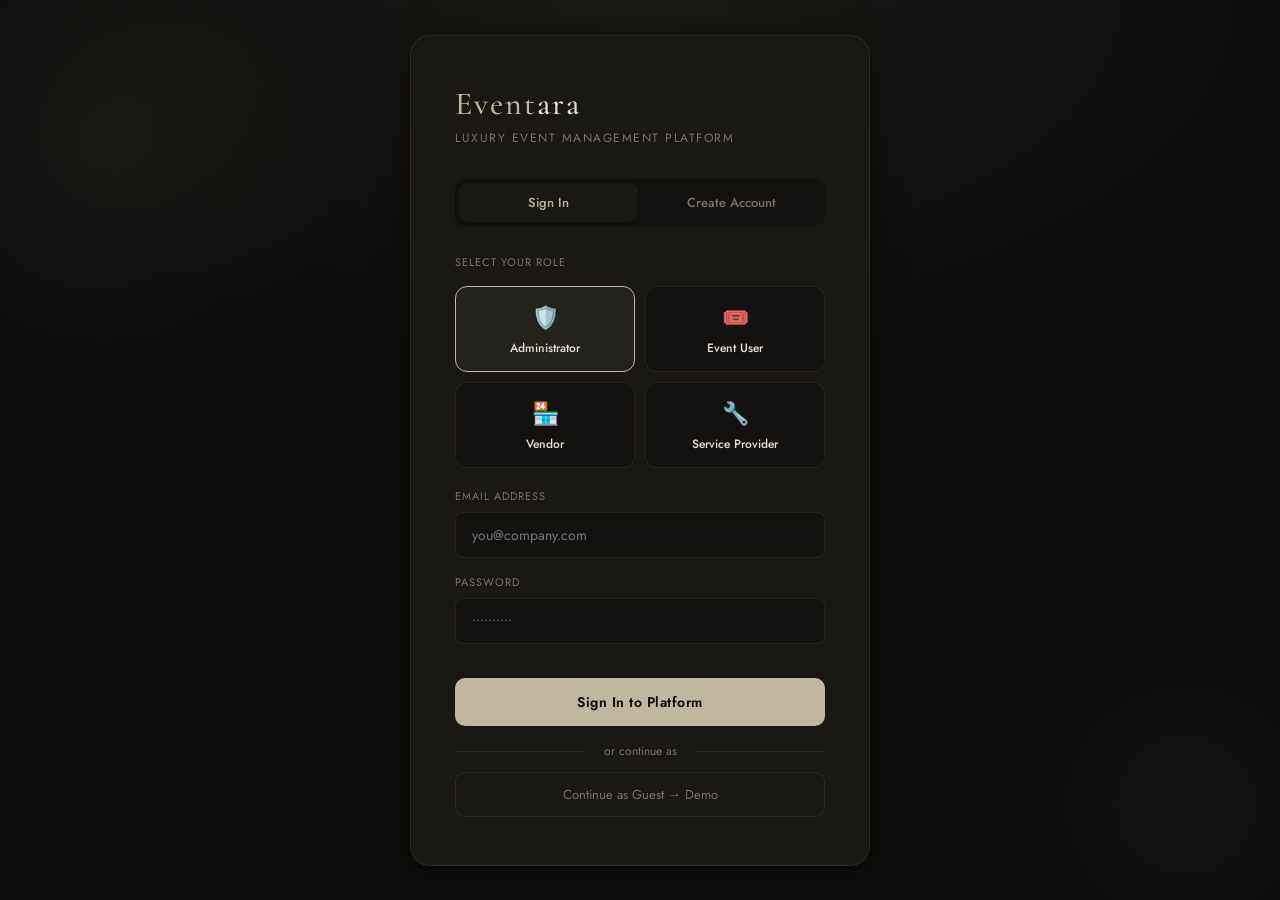
<file: index.html>
<!DOCTYPE html>
<html lang="en">
<head>
  <meta charset="UTF-8">
  <meta name="viewport" content="width=device-width, initial-scale=1.0">
  <title>Eventara — Luxury Event Management Platform</title>
  <link href="https://fonts.googleapis.com/css2?family=Cormorant+Garamond:ital,wght@0,300;0,400;0,500;0,600;1,300;1,400&family=Jost:wght@300;400;500;600&display=swap" rel="stylesheet">
  <link rel="stylesheet" href="css/base.css">
  <link rel="stylesheet" href="css/auth.css">
  <link rel="stylesheet" href="css/layout.css">
  <link rel="stylesheet" href="css/components.css">
  <link rel="stylesheet" href="css/views.css">
  <link rel="stylesheet" href="css/payment.css">
</head>
<body>

  <!-- ══════════════ AUTH PAGE ══════════════ -->
  <div id="auth-page">
    <div class="auth-bg"></div>
    <div class="auth-orb"></div>
    <div class="auth-orb2"></div>
    <div class="auth-card">
      <div class="auth-logo">Event<span>ara</span></div>
      <div class="auth-tagline">Luxury Event Management Platform</div>

      <div class="auth-tabs">
        <button class="auth-tab active" onclick="switchAuthTab('login', this)">Sign In</button>
        <button class="auth-tab" onclick="switchAuthTab('register', this)">Create Account</button>
      </div>

      <!-- LOGIN -->
      <div id="login-form">
        <div style="margin-bottom:20px">
          <div class="auth-field"><label>Select Your Role</label></div>
          <div class="role-selector">
            <div class="role-option selected" onclick="selectRole('admin', this)" id="role-admin">
              <div class="role-option-icon">🛡️</div>
              <div class="role-option-label">Administrator</div>
            </div>
            <div class="role-option" onclick="selectRole('user', this)" id="role-user">
              <div class="role-option-icon">🎟️</div>
              <div class="role-option-label">Event User</div>
            </div>
            <div class="role-option" onclick="selectRole('vendor', this)" id="role-vendor">
              <div class="role-option-icon">🏪</div>
              <div class="role-option-label">Vendor</div>
            </div>
            <div class="role-option" onclick="selectRole('provider', this)" id="role-provider">
              <div class="role-option-icon">🔧</div>
              <div class="role-option-label">Service Provider</div>
            </div>
          </div>
        </div>
        <div class="auth-field">
          <label>Email Address</label>
          <input type="email" id="login-email" placeholder="you@company.com">
        </div>
        <div class="auth-field">
          <label>Password</label>
          <input type="password" id="login-password" placeholder="••••••••••">
        </div>
        <p id="login-error" style="color:#e55;font-size:13px;margin:4px 0 0;min-height:18px"></p>
        <button id="login-btn" class="auth-btn" onclick="handleLogin()">Sign In to Platform</button>
        <div class="auth-divider">or continue as</div>
        <button class="auth-alt-link" onclick="enterApp()">Continue as Guest → Demo</button>
      </div>

      <div id="register-form" style="display:none">
        <div style="display:grid;grid-template-columns:1fr 1fr;gap:14px">
          <div class="auth-field">
            <label>First Name</label>
            <input id="reg-first" type="text" placeholder="Alexandra">
          </div>
          <div class="auth-field">
            <label>Last Name</label>
            <input id="reg-last" type="text" placeholder="Rothbury">
          </div>
        </div>
        <div class="auth-field">
          <label>Email Address</label>
          <input id="reg-email" type="email" placeholder="you@company.com">
        </div>
        <div class="auth-field">
          <label>Password</label>
          <input id="reg-password" type="password" placeholder="Min 8 characters">
        </div>
        <div class="auth-field">
          <label>Role</label>
          <select id="register-role" onchange="syncRegisterRole(this.value)">
            <option value="admin">Administrator</option>
            <option value="user">Event User / Attendee</option>
            <option value="vendor">Vendor</option>
            <option value="provider">Service Provider</option>
          </select>
        </div>
        <p id="register-error" style="color:#e55;font-size:13px;margin:4px 0 0;min-height:18px"></p>
        <button id="register-btn" class="auth-btn" onclick="handleRegister()">Create My Account</button>
      </div>
    </div>
  </div>

  <!-- ══════════════ APP PAGE ══════════════ -->
  <div id="app-page">
    <div class="portal-wrapper">

      <!-- SIDEBAR -->
      <aside class="sidebar" id="main-sidebar">
        <div class="sidebar-logo">Event<span>ara</span></div>
        <div id="sidebar-role-badge" class="sidebar-role-badge role-admin">Administrator</div>
        <div id="sidebar-nav"></div>
        <div class="sidebar-bottom">
          <div class="user-pill" onclick="logout()">
            <div class="user-avatar" id="user-avatar-initials">AR</div>
            <div class="user-info-text">
              <div class="user-name" id="user-display-name">Alexandra R.</div>
              <div class="user-role" id="user-display-role">Administrator</div>
            </div>
            <svg style="width:14px;height:14px;margin-left:auto;color:rgba(255,255,255,0.25)"
                 viewBox="0 0 24 24" fill="none" stroke="currentColor" stroke-width="1.5">
              <path d="M9 21H5a2 2 0 0 1-2-2V5a2 2 0 0 1 2-2h4M16 17l5-5-5-5M21 12H9"/>
            </svg>
          </div>
        </div>
      </aside>

      <!-- MAIN -->
      <div class="main-wrap">
        <header class="topbar">
          <div class="topbar-left">
            <div>
              <div class="page-title" id="page-title">Dashboard</div>
              <div class="breadcrumb">
                <span>Eventara</span><span>›</span><span id="bc-cur">Dashboard</span>
              </div>
            </div>
          </div>
          <div class="topbar-right">
            <div class="search-bar">
              <svg style="width:15px;height:15px;color:#BFB89E;flex-shrink:0"
                   viewBox="0 0 24 24" fill="none" stroke="currentColor" stroke-width="2">
                <circle cx="11" cy="11" r="8"/><path d="m21 21-4.35-4.35"/>
              </svg>
              <input placeholder="Search events, vendors…">
            </div>
            <div class="notif-dot">
              <svg style="width:16px;height:16px;color:#8A8070"
                   viewBox="0 0 24 24" fill="none" stroke="currentColor" stroke-width="1.5">
                <path d="M18 8A6 6 0 0 0 6 8c0 7-3 9-3 9h18s-3-2-3-9M13.73 21a2 2 0 0 1-3.46 0"/>
              </svg>
            </div>
            <button class="topbar-btn btn-primary" id="topbar-action" onclick="handleTopbarAction()">
              + Create Event
            </button>
          </div>
        </header>

        <div class="content" id="main-content">
          <!-- Views are injected dynamically per role -->
        </div>
      </div>
    </div>
  </div>

  <!-- CREATE / EDIT MODAL -->
  <div class="modal-backdrop" id="modal-backdrop" onclick="closeModal(event)">
    <div class="modal">
      <div class="modal-header">
        <div class="modal-title" id="modal-title">Create New Event</div>
        <button class="modal-close" onclick="closeModal(null)">✕</button>
      </div>
      <div class="modal-body" id="modal-body"></div>
    </div>
  </div>

  <!-- PAYMENT MODAL -->
  <div class="modal-backdrop" id="payment-modal" onclick="closePaymentModal(event)">
    <div class="modal pay-modal">
      <div class="modal-header">
        <div class="modal-title">💳 Make Payment</div>
        <button class="modal-close" onclick="closePaymentModal(null)">✕</button>
      </div>
      <div class="modal-body" id="payment-modal-body"></div>
    </div>
  </div>

  <!-- DELETE CONFIRM MODAL -->
  <div class="modal-backdrop" id="delete-modal" onclick="closeDeleteModal(event)">
    <div class="modal" style="width:400px">
      <div class="modal-header">
        <div class="modal-title" style="font-size:20px;color:#C0392B">Confirm Delete</div>
        <button class="modal-close" onclick="closeDeleteModal(null)">✕</button>
      </div>
      <div class="modal-body">
        <p style="font-size:14px;color:var(--muted);margin-bottom:20px;line-height:1.7">
          This action is <strong>permanent</strong> and cannot be undone.
          The record and all associated data will be removed.
        </p>
        <div style="display:flex;gap:10px">
          <button class="btn-delete-confirm" onclick="doDelete()">Yes, Delete</button>
          <button class="topbar-btn btn-ghost" style="flex:1" onclick="closeDeleteModal(null)">Cancel</button>
        </div>
      </div>
    </div>
  </div>

  <!-- TOAST -->
  <div class="toast" id="toast"></div>

  <!-- SCRIPTS -->
  <script src="js/api.js"></script>
  <script src="js/config.js"></script>
  <script src="js/views.js"></script>
  <script src="js/payments.js"></script>
  <script src="js/modals.js"></script>
  <script src="js/app.js"></script>
</body>
</html>
</file>
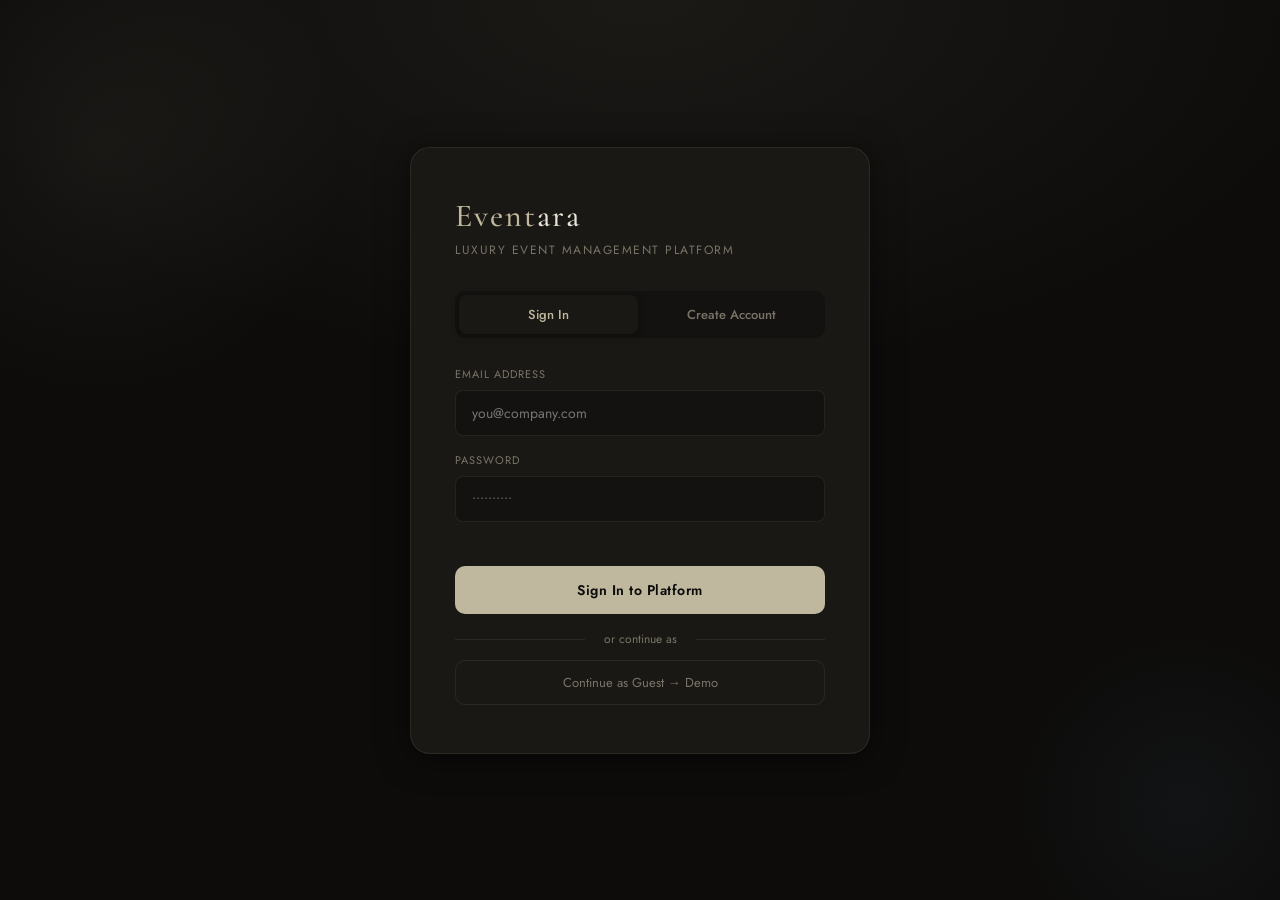
<file: www/index.html>
<!DOCTYPE html>
<html lang="en">
<head>
  <meta charset="UTF-8">
  <meta name="viewport" content="width=device-width, initial-scale=1.0">
  <link rel="icon" href="data:image/svg+xml,%3Csvg xmlns='http://www.w3.org/2000/svg' viewBox='0 0 64 64'%3E%3Crect width='64' height='64' rx='12' fill='%2314100b'/%3E%3Ctext x='32' y='42' text-anchor='middle' font-size='32' fill='%23c9a84c' font-family='serif'%3EE%3C/text%3E%3C/svg%3E">
  <title>Eventara — Luxury Event Management Platform</title>
  <link href="https://fonts.googleapis.com/css2?family=Cormorant+Garamond:ital,wght@0,300;0,400;0,500;0,600;1,300;1,400&family=Jost:wght@300;400;500;600&display=swap" rel="stylesheet">
  <link rel="stylesheet" href="css/base.css">
  <link rel="stylesheet" href="css/auth.css">
  <link rel="stylesheet" href="css/layout.css">
  <link rel="stylesheet" href="css/components.css">
  <link rel="stylesheet" href="css/views.css">
  <link rel="stylesheet" href="css/payment.css">
  <link rel="stylesheet" href="css/admin.css">
</head>
<body>

  <!-- ══════════════ AUTH PAGE ══════════════ -->
  <div id="auth-page">
    <div class="auth-bg"></div>
    <div class="auth-orb"></div>
    <div class="auth-orb2"></div>
    <div class="auth-card">
      <div class="auth-logo">Event<span>ara</span></div>
      <div class="auth-tagline">Luxury Event Management Platform</div>

      <div class="auth-tabs">
        <button class="auth-tab active" onclick="switchAuthTab('login', this)">Sign In</button>
        <button class="auth-tab" onclick="switchAuthTab('register', this)">Create Account</button>
      </div>

      <!-- ── LOGIN ── -->
      <div id="login-form">
        <div class="auth-field">
          <label>Email Address</label>
          <input type="email" id="login-email" placeholder="you@company.com" autocomplete="email">
        </div>
        <div class="auth-field">
          <label>Password</label>
          <input type="password" id="login-password" placeholder="••••••••••" autocomplete="current-password"
                 onkeydown="if(event.key==='Enter') handleLogin()">
        </div>
        <div id="login-error" style="color:#e74c3c;font-size:13px;margin-bottom:10px;min-height:18px"></div>
        <button class="auth-btn" id="login-btn" onclick="handleLogin()">Sign In to Platform</button>
        <div class="auth-divider">or continue as</div>
        <button class="auth-alt-link" onclick="handleGuestDemo()">Continue as Guest → Demo</button>
      </div>

      <!-- ── REGISTER ──
           NOTE: Admin is NOT a selectable role here.
           The Admin/System panel is accessed via the ⚙ icon after login.
           The "Planner" role (formerly "Administrator") is selectable.
      -->
      <div id="register-form" style="display:none">
        <div style="display:grid;grid-template-columns:1fr 1fr;gap:14px">
          <div class="auth-field">
            <label>Full Name</label>
            <input type="text" id="reg-fullname" placeholder="Jane Doe" autocomplete="name">
          </div>
          <div class="auth-field">
            <label>Role</label>
            <select id="register-role" class="form-control" style="height:48px">
              <option value="Planner">Planner</option>
              <option value="Vendor">Vendor</option>
              <option value="Attendee" selected>Attendee</option>
              <option value="ServiceProvider">Service Provider</option>
            </select>
          </div>
        </div>
        <div class="auth-field">
          <label>Email Address</label>
          <input type="email" id="reg-email" placeholder="you@company.com" autocomplete="email">
        </div>
        <div class="auth-field">
          <label>Password</label>
          <input type="password" id="reg-password" placeholder="Min 8 characters" autocomplete="new-password"
                 onkeydown="if(event.key==='Enter') handleRegister()">
        </div>
        <div id="register-error" style="color:#e74c3c;font-size:13px;margin-bottom:10px;min-height:18px"></div>
        <button class="auth-btn" id="register-btn" onclick="handleRegister()">Create My Account</button>
      </div>
    </div>
  </div>

  <!-- ══════════════ APP PAGE ══════════════ -->
  <div id="app-page" style="display:none">
    <div class="portal-wrapper">

      <!-- SIDEBAR -->
      <aside class="sidebar" id="main-sidebar">
        <div class="sidebar-logo">Event<span>ara</span></div>
        <div id="sidebar-role-badge" class="sidebar-role-badge role-admin">Planner</div>
        <div id="sidebar-nav"></div>
        <div class="sidebar-bottom">
          <div class="user-pill" onclick="logout()">
            <div class="user-avatar" id="user-avatar-initials">PL</div>
            <div class="user-info-text">
              <div class="user-name" id="user-display-name">User</div>
              <div class="user-role" id="user-display-role">Role</div>
            </div>
            <svg style="width:14px;height:14px;margin-left:auto;color:rgba(255,255,255,0.25)"
                 viewBox="0 0 24 24" fill="none" stroke="currentColor" stroke-width="1.5">
              <path d="M9 21H5a2 2 0 0 1-2-2V5a2 2 0 0 1 2-2h4M16 17l5-5-5-5M21 12H9"/>
            </svg>
          </div>
        </div>
      </aside>

      <!-- MAIN -->
      <div class="main-wrap">
        <header class="topbar">
          <div class="topbar-left">
            <div>
              <div class="page-title" id="page-title">Dashboard</div>
              <div class="breadcrumb">
                <span>Eventara</span><span>›</span><span id="bc-cur">Dashboard</span>
              </div>
            </div>
          </div>
          <div class="topbar-right">
            <div class="search-bar">
              <svg style="width:15px;height:15px;color:#BFB89E;flex-shrink:0"
                   viewBox="0 0 24 24" fill="none" stroke="currentColor" stroke-width="2">
                <circle cx="11" cy="11" r="8"/><path d="m21 21-4.35-4.35"/>
              </svg>
              <input placeholder="Search events, vendors…">
            </div>
            <div class="notif-dot">
              <svg style="width:16px;height:16px;color:#8A8070"
                   viewBox="0 0 24 24" fill="none" stroke="currentColor" stroke-width="1.5">
                <path d="M18 8A6 6 0 0 0 6 8c0 7-3 9-3 9h18s-3-2-3-9M13.73 21a2 2 0 0 1-3.46 0"/>
              </svg>
            </div>

            <!--
              ⚙ ADMIN SETTINGS ICON
              This is NOT a role — it opens the System Administration panel.
              Only visible when the logged-in user has the Admin role.
              Hidden by default; shown by updateAdminSettingsVisibility() in admin.js after login.
            -->
            <button class="admin-settings-btn" id="admin-settings-btn"
                    onclick="openAdminPanel()" title="System Administration"
                    style="display:none" aria-label="System Administration">
              <svg viewBox="0 0 24 24" fill="none" stroke="currentColor"
                   stroke-width="1.7" stroke-linecap="round" stroke-linejoin="round"
                   style="width:18px;height:18px">
                <circle cx="12" cy="12" r="3"/>
                <path d="M19.4 15a1.65 1.65 0 0 0 .33 1.82l.06.06a2 2 0 0 1-2.83
                  2.83l-.06-.06a1.65 1.65 0 0 0-1.82-.33 1.65 1.65 0 0 0-1
                  1.51V21a2 2 0 0 1-4 0v-.09A1.65 1.65 0 0 0 9 19.4a1.65 1.65
                  0 0 0-1.82.33l-.06.06a2 2 0 0 1-2.83-2.83l.06-.06A1.65 1.65
                  0 0 0 4.68 15a1.65 1.65 0 0 0-1.51-1H3a2 2 0 0 1 0-4h.09A1.65
                  1.65 0 0 0 4.6 9a1.65 1.65 0 0 0-.33-1.82l-.06-.06a2 2 0 0 1
                  2.83-2.83l.06.06A1.65 1.65 0 0 0 9 4.68a1.65 1.65 0 0 0
                  1-1.51V3a2 2 0 0 1 4 0v.09a1.65 1.65 0 0 0 1 1.51 1.65 1.65
                  0 0 0 1.82-.33l.06-.06a2 2 0 0 1 2.83 2.83l-.06.06A1.65 1.65
                  0 0 0 19.4 9a1.65 1.65 0 0 0 1.51 1H21a2 2 0 0 1 0 4h-.09a1.65
                  1.65 0 0 0-1.51 1z"/>
              </svg>
            </button>

            <button class="topbar-btn btn-primary" id="topbar-action"
                    onclick="handleTopbarAction()" style="display:none">
              + Create
            </button>
          </div>
        </header>

        <!-- Global loading spinner -->
        <div id="global-loading"
             style="display:none;position:fixed;inset:0;background:rgba(0,0,0,.35);z-index:9999;align-items:center;justify-content:center">
          <div style="width:40px;height:40px;border:3px solid rgba(201,168,76,.3);
                      border-top-color:#c9a84c;border-radius:50%;animation:spin .7s linear infinite"></div>
        </div>

        <div class="content" id="main-content">
          <!-- Views injected dynamically -->
        </div>
      </div>
    </div>
  </div>

  <!-- ══════════════ ADMIN PANEL MODAL ══════════════ -->
  <div class="modal-backdrop" id="admin-panel-modal"
       onclick="closeAdminPanel(event)" style="display:none">
    <div class="modal admin-panel-modal-inner">
      <div class="modal-header admin-panel-header">
        <div style="display:flex;align-items:center;gap:10px">
          <svg viewBox="0 0 24 24" fill="none" stroke="#c9a84c" stroke-width="1.7"
               style="width:20px;height:20px;flex-shrink:0">
            <circle cx="12" cy="12" r="3"/>
            <path d="M19.4 15a1.65 1.65 0 0 0 .33 1.82l.06.06a2 2 0 0 1-2.83
              2.83l-.06-.06a1.65 1.65 0 0 0-1.82-.33 1.65 1.65 0 0 0-1
              1.51V21a2 2 0 0 1-4 0v-.09A1.65 1.65 0 0 0 9 19.4a1.65 1.65
              0 0 0-1.82.33l-.06.06a2 2 0 0 1-2.83-2.83l.06-.06A1.65 1.65
              0 0 0 4.68 15a1.65 1.65 0 0 0-1.51-1H3a2 2 0 0 1 0-4h.09A1.65
              1.65 0 0 0 4.6 9a1.65 1.65 0 0 0-.33-1.82l-.06-.06a2 2 0 0 1
              2.83-2.83l.06.06A1.65 1.65 0 0 0 9 4.68a1.65 1.65 0 0 0
              1-1.51V3a2 2 0 0 1 4 0v.09a1.65 1.65 0 0 0 1 1.51 1.65 1.65
              0 0 0 1.82-.33l.06-.06a2 2 0 0 1 2.83 2.83l-.06.06A1.65 1.65
              0 0 0 19.4 9a1.65 1.65 0 0 0 1.51 1H21a2 2 0 0 1 0 4h-.09a1.65
              1.65 0 0 0-1.51 1z"/>
          </svg>
          <div class="modal-title" style="color:#c9a84c">System Administration</div>
        </div>
        <button class="modal-close" onclick="closeAdminPanel(null)">✕</button>
      </div>
      <!-- Injected by admin.js -->
      <div id="admin-panel-body" style="padding:0;flex:1;overflow:hidden;display:flex;flex-direction:column"></div>
    </div>
  </div>

  <!-- ══════════════ CREATE / EDIT MODAL ══════════════ -->
  <div class="modal-backdrop" id="modal-backdrop" onclick="closeModal(event)">
    <div class="modal">
      <div class="modal-header">
        <div class="modal-title" id="modal-title">Create</div>
        <button class="modal-close" onclick="closeModal(null)">✕</button>
      </div>
      <div class="modal-body" id="modal-body"></div>
    </div>
  </div>

  <!-- ══════════════ PAYMENT MODAL ══════════════ -->
  <div class="modal-backdrop" id="payment-modal" onclick="closePaymentModal(event)">
    <div class="modal pay-modal">
      <div class="modal-header">
        <div class="modal-title">💳 Make Payment</div>
        <button class="modal-close" onclick="closePaymentModal(null)">✕</button>
      </div>
      <div class="modal-body" id="payment-modal-body"></div>
    </div>
  </div>

  <!-- ══════════════ DELETE CONFIRM MODAL ══════════════ -->
  <div class="modal-backdrop" id="delete-modal" onclick="closeDeleteModal(event)">
    <div class="modal" style="width:400px">
      <div class="modal-header">
        <div class="modal-title" style="font-size:20px;color:#C0392B">Confirm Delete</div>
        <button class="modal-close" onclick="closeDeleteModal(null)">✕</button>
      </div>
      <div class="modal-body">
        <p style="font-size:14px;color:var(--muted);margin-bottom:20px;line-height:1.7">
          This action is <strong>permanent</strong> and cannot be undone.
        </p>
        <div style="display:flex;gap:10px">
          <button class="btn-delete-confirm" onclick="doDelete()">Yes, Delete</button>
          <button class="topbar-btn btn-ghost" style="flex:1" onclick="closeDeleteModal(null)">Cancel</button>
        </div>
      </div>
    </div>
  </div>

  <!-- Toast notification -->
  <div id="toast" style="position:fixed;bottom:28px;left:50%;transform:translateX(-50%);
       background:#1e1912;border:1px solid var(--border);color:var(--text);padding:12px 22px;
       border-radius:10px;font-size:13px;z-index:10000;opacity:0;transition:opacity .3s;
       pointer-events:none;white-space:nowrap"></div>

  <style>
    @keyframes spin { to { transform: rotate(360deg); } }
    #toast.show { opacity: 1; }
  </style>

  <!-- ══════════════ SCRIPTS (order matters) ══════════════ -->
  <script src="js/config.js"   defer></script>
  <script src="js/views.js"    defer></script>
  <script src="js/api.js"      defer></script>
  <script src="js/app.js"      defer></script>
  <script src="js/payments.js" defer></script>
  <script src="js/modals.js"   defer></script>
  <script src="js/admin.js"    defer></script>

</body>
</html>
</file>
<file: css/base.css>
/* ═══════════════════════════════════════
   base.css — Design Tokens & Reset
═══════════════════════════════════════ */

/* ── DESIGN TOKENS ── */
:root {
  --bg:         #0D0C0B;
  --surface:    #141210;
  --panel:      #1A1814;
  --border:     rgba(191, 184, 158, 0.10);
  --gold:       #BFB89E;
  --gold-lit:   #D4CBB0;
  --muted:      #7A7468;
  --text:       #E8E3D8;
  --green:      #4E8B6A;
  --red:        #8B4E4E;
  --blue:       #4E6B8B;
  --radius:     12px;
  --shadow:     0 4px 32px rgba(0, 0, 0, 0.5);
}

/* ── RESET ── */
*, *::before, *::after {
  box-sizing: border-box;
  margin: 0;
  padding: 0;
}

body {
  font-family: 'Jost', sans-serif;
  background: var(--bg);
  color: var(--text);
  min-height: 100vh;
  overflow-x: hidden;
}

a { text-decoration: none; }

/* ── CUSTOM SCROLLBAR ── */
::-webkit-scrollbar        { width: 6px; height: 6px; }
::-webkit-scrollbar-track  { background: transparent; }
::-webkit-scrollbar-thumb  { background: rgba(191, 184, 158, 0.20); border-radius: 3px; }
::-webkit-scrollbar-thumb:hover { background: rgba(191, 184, 158, 0.35); }
</file>
<file: css/auth.css>
/* ═══════════════════════════════════════
   auth.css — Auth Page Styles
═══════════════════════════════════════ */

/* ── PAGE SHELL ── */
#auth-page {
  min-height: 100vh;
  display: flex;
  align-items: center;
  justify-content: center;
  position: relative;
  overflow: hidden;
}

/* ── BACKGROUND DECORATIONS ── */
.auth-bg {
  position: absolute;
  inset: 0;
  background: radial-gradient(
    ellipse 80% 60% at 50% 0%,
    rgba(191, 184, 158, 0.08) 0%,
    transparent 70%
  );
}

.auth-orb {
  position: absolute;
  width: 500px;
  height: 500px;
  border-radius: 50%;
  background: radial-gradient(circle, rgba(191, 184, 158, 0.06), transparent 70%);
  top: -100px;
  left: -150px;
  animation: orb-drift 8s ease-in-out infinite alternate;
}

.auth-orb2 {
  position: absolute;
  width: 350px;
  height: 350px;
  border-radius: 50%;
  background: radial-gradient(circle, rgba(78, 107, 139, 0.08), transparent 70%);
  bottom: -80px;
  right: -80px;
  animation: orb-drift 10s ease-in-out infinite alternate-reverse;
}

@keyframes orb-drift {
  from { transform: translate(0, 0) scale(1); }
  to   { transform: translate(30px, 20px) scale(1.05); }
}

/* ── CARD ── */
.auth-card {
  position: relative;
  background: var(--panel);
  border: 1px solid var(--border);
  border-radius: 20px;
  padding: 48px 44px;
  width: 100%;
  max-width: 460px;
  box-shadow: var(--shadow);
}

/* ── BRANDING ── */
.auth-logo {
  font-family: 'Cormorant Garamond', serif;
  font-size: 32px;
  font-weight: 500;
  letter-spacing: 2px;
  color: var(--gold);
  margin-bottom: 6px;
}

.auth-logo span { color: var(--text); }

.auth-tagline {
  font-size: 12px;
  color: var(--muted);
  letter-spacing: 1.5px;
  text-transform: uppercase;
  margin-bottom: 32px;
}

/* ── TABS ── */
.auth-tabs {
  display: flex;
  gap: 4px;
  background: var(--surface);
  padding: 4px;
  border-radius: 10px;
  margin-bottom: 28px;
}

.auth-tab {
  flex: 1;
  padding: 10px;
  border: none;
  background: transparent;
  color: var(--muted);
  font-family: 'Jost', sans-serif;
  font-size: 13px;
  font-weight: 500;
  cursor: pointer;
  border-radius: 8px;
  transition: all 0.2s;
}

.auth-tab.active {
  background: var(--panel);
  color: var(--gold);
  box-shadow: 0 2px 8px rgba(0, 0, 0, 0.3);
}

/* ── ROLE SELECTOR ── */
.role-selector {
  display: grid;
  grid-template-columns: 1fr 1fr;
  gap: 10px;
  margin-bottom: 20px;
}

.role-option {
  border: 1px solid var(--border);
  background: var(--surface);
  border-radius: var(--radius);
  padding: 14px 12px;
  cursor: pointer;
  transition: all 0.2s;
  text-align: center;
}

.role-option:hover  { border-color: rgba(191, 184, 158, 0.30); }

.role-option.selected {
  border-color: var(--gold);
  background: rgba(191, 184, 158, 0.06);
}

.role-option-icon  { font-size: 22px; margin-bottom: 6px; }

.role-option-label {
  font-size: 12px;
  font-weight: 500;
  color: var(--text);
}

/* ── FORM FIELDS ── */
.auth-field { margin-bottom: 16px; }

.auth-field label {
  display: block;
  font-size: 11px;
  letter-spacing: 1px;
  text-transform: uppercase;
  color: var(--muted);
  margin-bottom: 8px;
}

.auth-field input,
.auth-field select {
  width: 100%;
  background: var(--surface);
  border: 1px solid var(--border);
  border-radius: 8px;
  padding: 12px 16px;
  color: var(--text);
  font-family: 'Jost', sans-serif;
  font-size: 14px;
  outline: none;
  transition: border-color 0.2s;
}

.auth-field input:focus,
.auth-field select:focus  { border-color: rgba(191, 184, 158, 0.40); }

.auth-field select option { background: var(--surface); }

/* ── BUTTONS ── */
.auth-btn {
  width: 100%;
  padding: 14px;
  background: var(--gold);
  color: #0D0C0B;
  border: none;
  border-radius: 10px;
  font-family: 'Jost', sans-serif;
  font-size: 14px;
  font-weight: 600;
  letter-spacing: 0.5px;
  cursor: pointer;
  transition: all 0.2s;
  margin-bottom: 16px;
}

.auth-btn:hover { background: var(--gold-lit); }

.auth-alt-link {
  width: 100%;
  padding: 12px;
  background: transparent;
  color: var(--muted);
  border: 1px solid var(--border);
  border-radius: 10px;
  font-family: 'Jost', sans-serif;
  font-size: 13px;
  cursor: pointer;
  transition: all 0.2s;
}

.auth-alt-link:hover {
  color: var(--gold);
  border-color: rgba(191, 184, 158, 0.30);
}

/* ── DIVIDER ── */
.auth-divider {
  text-align: center;
  font-size: 12px;
  color: var(--muted);
  margin-bottom: 12px;
  position: relative;
}

.auth-divider::before,
.auth-divider::after {
  content: '';
  position: absolute;
  top: 50%;
  width: 35%;
  height: 1px;
  background: var(--border);
}

.auth-divider::before { left: 0; }
.auth-divider::after  { right: 0; }
</file>
<file: css/layout.css>
/* ═══════════════════════════════════════
   layout.css — App Shell, Sidebar, Topbar
═══════════════════════════════════════ */

/* ── APP PAGE ── */
#app-page {
  display: none;
  height: 100vh;
  overflow: hidden;
}

/* ── PORTAL WRAPPER ── */
.portal-wrapper {
  display: flex;
  height: 100vh;
}

/* ═══ SIDEBAR ═══ */
.sidebar {
  width: 240px;
  min-width: 240px;
  background: var(--panel);
  border-right: 1px solid var(--border);
  display: flex;
  flex-direction: column;
  padding: 24px 0 0;
  overflow-y: auto;
  overflow-x: hidden;
}

.sidebar-logo {
  font-family: 'Cormorant Garamond', serif;
  font-size: 24px;
  font-weight: 500;
  color: var(--gold);
  letter-spacing: 2px;
  padding: 0 22px 20px;
  border-bottom: 1px solid var(--border);
  margin-bottom: 16px;
}

.sidebar-logo span { color: var(--text); }

/* ── ROLE BADGE ── */
.sidebar-role-badge {
  margin: 0 16px 16px;
  padding: 10px 14px;
  border-radius: 8px;
  font-size: 11px;
  font-weight: 500;
  letter-spacing: 0.5px;
  text-align: center;
  text-transform: uppercase;
}

.role-admin    { background: rgba(191, 184, 158, 0.12); color: var(--gold); }
.role-user     { background: rgba(78, 107, 139, 0.15);  color: #7EB0D4; }
.role-vendor   { background: rgba(78, 139, 106, 0.15);  color: #7EC4A0; }
.role-provider { background: rgba(139, 78, 78, 0.15);   color: #D47E7E; }

/* ── SIDEBAR NAV ── */
.sidebar-section {
  font-size: 10px;
  letter-spacing: 1.5px;
  text-transform: uppercase;
  color: var(--muted);
  padding: 16px 22px 8px;
}

.nav-item {
  display: flex;
  align-items: center;
  gap: 10px;
  padding: 10px 22px;
  cursor: pointer;
  font-size: 13px;
  font-weight: 400;
  color: var(--muted);
  border-left: 2px solid transparent;
  transition: all 0.15s;
  text-decoration: none;
}

.nav-item:hover {
  color: var(--text);
  background: rgba(191, 184, 158, 0.04);
}

.nav-item.active {
  color: var(--gold);
  border-left-color: var(--gold);
  background: rgba(191, 184, 158, 0.06);
}

.nav-icon {
  width: 16px;
  height: 16px;
  flex-shrink: 0;
}

.nav-badge {
  margin-left: auto;
  background: var(--gold);
  color: #0D0C0B;
  font-size: 10px;
  font-weight: 600;
  padding: 2px 7px;
  border-radius: 10px;
}

/* ── VENDOR SUB-MENU ── */
.vendor-nav-sub {
  max-height: 0;
  overflow: hidden;
  transition: max-height 0.3s ease;
}

.vendor-nav-sub.open { max-height: 200px; }

.nav-sub-item {
  display: flex;
  align-items: center;
  gap: 10px;
  padding: 8px 22px 8px 42px;
  cursor: pointer;
  font-size: 12px;
  color: var(--muted);
  transition: color 0.15s;
}

.nav-sub-item:hover  { color: var(--text); }
.nav-sub-item.active { color: var(--gold); }

/* ── SIDEBAR BOTTOM ── */
.sidebar-bottom {
  margin-top: auto;
  padding: 16px;
  border-top: 1px solid var(--border);
}

.user-pill {
  display: flex;
  align-items: center;
  gap: 10px;
  padding: 10px 12px;
  border-radius: 10px;
  cursor: pointer;
  transition: background 0.15s;
}

.user-pill:hover { background: rgba(255, 255, 255, 0.04); }

.user-avatar {
  width: 34px;
  height: 34px;
  border-radius: 50%;
  background: rgba(191, 184, 158, 0.2);
  color: var(--gold);
  font-size: 11px;
  font-weight: 600;
  display: flex;
  align-items: center;
  justify-content: center;
  flex-shrink: 0;
}

.user-info-text { flex: 1; min-width: 0; }

.user-name {
  font-size: 13px;
  font-weight: 500;
  color: var(--text);
  white-space: nowrap;
  overflow: hidden;
  text-overflow: ellipsis;
}

.user-role { font-size: 11px; color: var(--muted); }

/* ═══ TOPBAR ═══ */
.main-wrap {
  flex: 1;
  display: flex;
  flex-direction: column;
  overflow: hidden;
}

.topbar {
  display: flex;
  align-items: center;
  justify-content: space-between;
  padding: 18px 32px;
  border-bottom: 1px solid var(--border);
  background: var(--panel);
  gap: 16px;
  flex-shrink: 0;
}

.topbar-left .page-title {
  font-family: 'Cormorant Garamond', serif;
  font-size: 22px;
  font-weight: 500;
  color: var(--text);
}

.breadcrumb {
  display: flex;
  align-items: center;
  gap: 6px;
  font-size: 12px;
  color: var(--muted);
  margin-top: 2px;
}

.topbar-right {
  display: flex;
  align-items: center;
  gap: 12px;
}

.search-bar {
  display: flex;
  align-items: center;
  gap: 8px;
  background: var(--surface);
  border: 1px solid var(--border);
  border-radius: 8px;
  padding: 9px 14px;
  width: 220px;
}

.search-bar input {
  flex: 1;
  background: none;
  border: none;
  outline: none;
  font-family: 'Jost', sans-serif;
  font-size: 13px;
  color: var(--text);
}

.search-bar input::placeholder { color: var(--muted); }

.notif-dot {
  width: 36px;
  height: 36px;
  border-radius: 50%;
  background: var(--surface);
  border: 1px solid var(--border);
  display: flex;
  align-items: center;
  justify-content: center;
  cursor: pointer;
  transition: border-color 0.2s;
}

.notif-dot:hover { border-color: rgba(191, 184, 158, 0.3); }

/* ═══ CONTENT AREA ═══ */
.content {
  flex: 1;
  overflow-y: auto;
  padding: 28px 32px;
}

.view         { display: none; }
.view.active  { display: block; }

/* ── RESPONSIVE ── */
@media (max-width: 900px) {
  .sidebar          { width: 200px; min-width: 200px; }
  .topbar           { padding: 14px 20px; }
  .content          { padding: 20px; }
  .search-bar       { width: 160px; }
}
</file>
<file: css/components.css>
/* ═══════════════════════════════════════
   components.css — Buttons, Badges,
   Modals, Toast, Form Controls
═══════════════════════════════════════ */

/* ═══ BUTTONS ═══ */
.topbar-btn {
  padding: 9px 20px;
  border-radius: 8px;
  font-family: 'Jost', sans-serif;
  font-size: 13px;
  font-weight: 500;
  cursor: pointer;
  transition: all 0.2s;
  border: 1px solid transparent;
}

.btn-primary {
  background: var(--gold);
  color: #0D0C0B;
  border-color: var(--gold);
}

.btn-primary:hover { background: var(--gold-lit); }

.btn-ghost {
  background: transparent;
  color: var(--muted);
  border-color: var(--border);
}

.btn-ghost:hover {
  color: var(--text);
  border-color: rgba(191, 184, 158, 0.3);
}

.btn-danger {
  background: transparent;
  color: #C0392B;
  border: 1px solid rgba(192, 57, 43, 0.25);
  padding: 6px 14px;
  font-size: 11px;
}

.btn-danger:hover { background: rgba(192, 57, 43, 0.10); }

.btn-delete-confirm {
  flex: 1;
  padding: 12px;
  background: rgba(192, 57, 43, 0.15);
  color: #e74c3c;
  border: 1px solid rgba(192, 57, 43, 0.30);
  border-radius: 8px;
  font-family: 'Jost', sans-serif;
  font-size: 14px;
  font-weight: 500;
  cursor: pointer;
  transition: all 0.2s;
}

.btn-delete-confirm:hover { background: rgba(192, 57, 43, 0.25); }

/* ═══ BADGES ═══ */
.badge {
  display: inline-block;
  padding: 3px 10px;
  border-radius: 6px;
  font-size: 11px;
  font-weight: 500;
}

.badge-green  { background: rgba(78, 139, 106, 0.20); color: #7EC4A0; }
.badge-gold   { background: rgba(191, 184, 158, 0.15); color: var(--gold); }
.badge-blue   { background: rgba(78, 107, 139, 0.20); color: #7EB0D4; }
.badge-gray   { background: rgba(122, 116, 104, 0.20); color: var(--muted); }
.badge-red    { background: rgba(139, 78, 78, 0.20); color: #D47E7E; }

/* ═══ MODALS ═══ */
.modal-backdrop {
  position: fixed;
  inset: 0;
  background: rgba(0, 0, 0, 0.60);
  backdrop-filter: blur(6px);
  display: none;
  align-items: center;
  justify-content: center;
  z-index: 1000;
}

.modal-backdrop.open { display: flex; }

.modal {
  background: var(--panel);
  border: 1px solid var(--border);
  border-radius: 16px;
  width: 560px;
  max-width: 96vw;
  max-height: 90vh;
  overflow-y: auto;
  box-shadow: var(--shadow);
}

.modal-header {
  display: flex;
  align-items: center;
  justify-content: space-between;
  padding: 24px 28px;
  border-bottom: 1px solid var(--border);
}

.modal-title {
  font-family: 'Cormorant Garamond', serif;
  font-size: 24px;
  font-weight: 500;
}

.modal-close {
  width: 32px;
  height: 32px;
  border-radius: 50%;
  background: var(--surface);
  border: none;
  color: var(--muted);
  font-size: 14px;
  cursor: pointer;
  display: flex;
  align-items: center;
  justify-content: center;
  transition: color 0.2s;
}

.modal-close:hover { color: var(--text); }

.modal-body { padding: 24px 28px; }

/* ═══ FORM CONTROLS (inside modals & views) ═══ */
.form-row {
  display: grid;
  grid-template-columns: 1fr 1fr;
  gap: 16px;
  margin-bottom: 16px;
}

.form-row.full { grid-template-columns: 1fr; }

.form-group label {
  display: block;
  font-size: 11px;
  letter-spacing: 1px;
  text-transform: uppercase;
  color: var(--muted);
  margin-bottom: 8px;
}

.form-control {
  width: 100%;
  background: var(--surface);
  border: 1px solid var(--border);
  border-radius: 8px;
  padding: 11px 14px;
  color: var(--text);
  font-family: 'Jost', sans-serif;
  font-size: 14px;
  outline: none;
  transition: border-color 0.2s;
}

.form-control:focus          { border-color: rgba(191, 184, 158, 0.40); }
.form-control option         { background: var(--surface); }
textarea.form-control        { resize: vertical; }

.form-actions {
  display: flex;
  gap: 10px;
  margin-top: 20px;
}

/* ═══ TOAST ═══ */
.toast {
  position: fixed;
  bottom: 28px;
  right: 28px;
  background: var(--panel);
  border: 1px solid var(--border);
  color: var(--text);
  padding: 14px 20px;
  border-radius: 10px;
  font-size: 13px;
  font-weight: 500;
  box-shadow: var(--shadow);
  transform: translateY(20px);
  opacity: 0;
  transition: all 0.3s;
  z-index: 9999;
  max-width: 320px;
}

.toast.show {
  transform: translateY(0);
  opacity: 1;
}
</file>
<file: css/views.css>
/* ═══════════════════════════════════════
   views.css — View-level Layout Components
   Stats · Tables · Cards · Portal Hero
═══════════════════════════════════════ */

/* ═══ STATS GRID ═══ */
.stats-grid {
  display: grid;
  grid-template-columns: repeat(4, 1fr);
  gap: 16px;
  margin-bottom: 28px;
}

.stat-card {
  background: var(--panel);
  border: 1px solid var(--border);
  border-radius: var(--radius);
  padding: 22px 24px;
  transition: border-color 0.2s;
}

.stat-card:hover { border-color: rgba(191, 184, 158, 0.25); }

.stat-label {
  font-size: 11px;
  letter-spacing: 1px;
  text-transform: uppercase;
  color: var(--muted);
  margin-bottom: 10px;
}

.stat-value {
  font-family: 'Cormorant Garamond', serif;
  font-size: 36px;
  font-weight: 500;
  color: var(--gold);
  line-height: 1;
  margin-bottom: 8px;
}

.stat-sub { font-size: 12px; color: var(--green); }

/* ═══ SECTION HEADER ═══ */
.section-header {
  display: flex;
  align-items: center;
  justify-content: space-between;
  margin-bottom: 16px;
  gap: 12px;
}

.section-title {
  font-family: 'Cormorant Garamond', serif;
  font-size: 20px;
  font-weight: 500;
  color: var(--text);
}

/* ═══ EVENT CARDS ═══ */
.cards-grid {
  display: grid;
  grid-template-columns: repeat(3, 1fr);
  gap: 16px;
  margin-bottom: 28px;
}

.event-card {
  background: var(--panel);
  border: 1px solid var(--border);
  border-radius: var(--radius);
  overflow: hidden;
  transition: transform 0.2s, border-color 0.2s;
}

.event-card:hover {
  transform: translateY(-2px);
  border-color: rgba(191, 184, 158, 0.25);
}

.event-card-img {
  height: 120px;
  position: relative;
  overflow: hidden;
}

.event-card-gradient { position: absolute; inset: 0; }
.g1 { background: linear-gradient(135deg, #1a2a3a 0%, #2a3a2a 100%); }
.g2 { background: linear-gradient(135deg, #2a1a1a 0%, #3a2a1a 100%); }
.g3 { background: linear-gradient(135deg, #1a1a2a 0%, #2a1a3a 100%); }

.event-card-date {
  position: absolute;
  bottom: 12px;
  right: 12px;
  font-size: 11px;
  font-weight: 600;
  letter-spacing: 0.5px;
  background: rgba(0, 0, 0, 0.5);
  padding: 4px 10px;
  border-radius: 6px;
  color: var(--gold);
}

.event-card-body      { padding: 16px; }
.event-card-name      { font-size: 14px; font-weight: 500; color: var(--text); margin-bottom: 8px; }
.event-card-meta      { font-size: 12px; color: var(--muted); margin-bottom: 12px; }
.event-card-footer    { display: flex; align-items: center; justify-content: space-between; }

/* ═══ DATA TABLE ═══ */
.table-wrap {
  background: var(--panel);
  border: 1px solid var(--border);
  border-radius: var(--radius);
  overflow: hidden;
  margin-bottom: 24px;
}

.data-table {
  width: 100%;
  border-collapse: collapse;
}

.data-table th {
  padding: 14px 18px;
  text-align: left;
  font-size: 10px;
  font-weight: 600;
  letter-spacing: 1.2px;
  text-transform: uppercase;
  color: var(--muted);
  border-bottom: 1px solid var(--border);
  background: var(--surface);
}

.data-table td {
  padding: 14px 18px;
  font-size: 13px;
  color: var(--text);
  border-bottom: 1px solid rgba(191, 184, 158, 0.06);
}

.data-table tr:last-child td { border-bottom: none; }
.data-table tr:hover td      { background: rgba(191, 184, 158, 0.02); }

.serif-num {
  font-family: 'Cormorant Garamond', serif;
  font-size: 15px;
}

.mono {
  font-family: 'Courier New', monospace;
  font-size: 12px;
  color: var(--muted);
}

/* ═══ FILTER PILLS ═══ */
.filter-pills { display: flex; gap: 8px; flex-wrap: wrap; }

.filter-pill {
  padding: 6px 14px;
  border-radius: 20px;
  font-size: 12px;
  cursor: pointer;
  transition: all 0.2s;
}

.filter-pill.active  { background: rgba(191, 184, 158, 0.15); color: var(--gold); }
.filter-pill.default { background: var(--surface); color: var(--muted); }
.filter-pill:hover   { color: var(--text); }

/* ═══ VENDOR CATEGORY HEADER ═══ */
.vendor-category-header { margin-bottom: 20px; }

.vendor-cat-title {
  font-family: 'Cormorant Garamond', serif;
  font-size: 28px;
  color: var(--text);
  margin-bottom: 4px;
}

.vendor-cat-sub { font-size: 13px; color: var(--muted); }

/* ═══ ROLE CARDS ═══ */
.role-card {
  background: var(--panel);
  border: 1px solid var(--border);
  border-radius: var(--radius);
  padding: 22px;
}

.role-card-header {
  display: flex;
  align-items: center;
  justify-content: space-between;
  margin-bottom: 14px;
}

.role-card-perms { font-size: 13px; color: var(--muted); line-height: 1.7; }

/* ═══ DASHBOARD TWO-COL ═══ */
.dash-two-col {
  display: grid;
  grid-template-columns: 1fr 1fr;
  gap: 20px;
}

/* ═══ USER AVATAR MINI ═══ */
.user-avatar-sm {
  width: 30px;
  height: 30px;
  border-radius: 50%;
  font-size: 10px;
  font-weight: 600;
  display: flex;
  align-items: center;
  justify-content: center;
}

.avatar-gold  { background: rgba(191, 184, 158, 0.2); color: var(--gold); }
.avatar-blue  { background: rgba(78, 107, 139, 0.2);  color: #7EB0D4; }
.avatar-green { background: rgba(78, 139, 106, 0.2);  color: #7EC4A0; }
.avatar-pink  { background: rgba(139, 78, 139, 0.2);  color: #D47ED4; }

/* ═══ PORTAL HERO (per-role dashboards) ═══ */
.portal-hero {
  background: linear-gradient(135deg, var(--panel) 0%, rgba(191, 184, 158, 0.04) 100%);
  border: 1px solid var(--border);
  border-radius: var(--radius);
  padding: 28px 32px;
  margin-bottom: 24px;
  display: flex;
  align-items: center;
  justify-content: space-between;
}

.portal-hero-text .hero-title {
  font-family: 'Cormorant Garamond', serif;
  font-size: 28px;
  color: var(--text);
  margin-bottom: 6px;
}

.portal-hero-text .hero-sub { font-size: 13px; color: var(--muted); }

.portal-hero-actions { display: flex; gap: 10px; }

/* ═══ INFO CARD (profile views) ═══ */
.info-card {
  background: var(--panel);
  border: 1px solid var(--border);
  border-radius: var(--radius);
  padding: 20px 22px;
}

.info-card-title {
  font-size: 12px;
  letter-spacing: 1px;
  text-transform: uppercase;
  color: var(--muted);
  margin-bottom: 12px;
}

.info-row {
  display: flex;
  align-items: center;
  gap: 10px;
  padding: 10px 0;
  border-bottom: 1px solid var(--border);
  font-size: 13px;
}

.info-row:last-child   { border-bottom: none; }
.info-row .lbl         { color: var(--muted); width: 130px; flex-shrink: 0; }
.info-row .val         { color: var(--text); }

/* ── RESPONSIVE ── */
@media (max-width: 1100px) {
  .stats-grid  { grid-template-columns: repeat(2, 1fr); }
}

@media (max-width: 900px) {
  .cards-grid  { grid-template-columns: 1fr; }
  .dash-two-col { grid-template-columns: 1fr; }
}
</file>
<file: css/payment.css>
/* ═══════════════════════════════════════
   payment.css — Payment Module Styles
═══════════════════════════════════════ */

/* ═══ PAYMENT SUMMARY BANNER ═══ */
.payment-summary {
  background: linear-gradient(135deg, var(--panel) 0%, rgba(191, 184, 158, 0.05) 100%);
  border: 1px solid var(--border);
  border-radius: var(--radius);
  padding: 28px 32px;
  margin-bottom: 24px;
}

.pay-label {
  font-size: 11px;
  letter-spacing: 1.5px;
  text-transform: uppercase;
  color: var(--muted);
  margin-bottom: 10px;
}

.pay-amount {
  font-family: 'Cormorant Garamond', serif;
  font-size: 48px;
  font-weight: 400;
  color: var(--gold);
  margin-bottom: 20px;
}

.pay-stats            { display: flex; gap: 40px; }
.pay-stat-label       { font-size: 11px; color: var(--muted); margin-bottom: 4px; }
.pay-stat-paid        { font-size: 18px; font-family: 'Cormorant Garamond', serif; color: #7EC4A0; }
.pay-stat-pending     { font-size: 18px; font-family: 'Cormorant Garamond', serif; color: var(--gold); }

/* ═══ PAYMENT MODAL ═══ */
.pay-modal { width: 520px; }

/* ── Method tab strip ── */
.pay-method-tabs {
  display: flex;
  gap: 4px;
  background: var(--surface);
  padding: 4px;
  border-radius: 10px;
  margin-bottom: 24px;
}

.pay-method-tab {
  flex: 1;
  padding: 10px 8px;
  border: none;
  background: transparent;
  color: var(--muted);
  font-family: 'Jost', sans-serif;
  font-size: 12px;
  font-weight: 500;
  cursor: pointer;
  border-radius: 8px;
  transition: all 0.2s;
  text-align: center;
}

.pay-method-tab.active {
  background: var(--panel);
  color: var(--gold);
}

/* ── Method panels ── */
.pay-method-panel          { display: none; }
.pay-method-panel.active   { display: block; }

/* ── M-Pesa panel ── */
.mpesa-logo {
  font-size: 22px;
  font-weight: 700;
  color: #00a651;
  letter-spacing: -0.5px;
  margin-bottom: 6px;
}

.mpesa-sub { font-size: 12px; color: var(--muted); margin-bottom: 20px; }

/* ── Card panel ── */
.card-row {
  display: grid;
  grid-template-columns: 1fr 1fr;
  gap: 12px;
}

/* ── Bank Transfer panel ── */
.bank-code {
  background: var(--surface);
  border: 1px solid var(--border);
  border-radius: 8px;
  padding: 14px;
  margin-bottom: 12px;
  font-size: 13px;
}

.bank-code-label {
  font-size: 10px;
  letter-spacing: 1px;
  text-transform: uppercase;
  color: var(--muted);
  margin-bottom: 6px;
}

.bank-code-val {
  font-family: 'Courier New', monospace;
  font-size: 16px;
  color: var(--gold);
}

/* ── Order summary box ── */
.pay-summary-box {
  background: rgba(191, 184, 158, 0.06);
  border: 1px solid rgba(191, 184, 158, 0.15);
  border-radius: var(--radius);
  padding: 16px 18px;
  margin-bottom: 20px;
}

.pay-summary-row {
  display: flex;
  justify-content: space-between;
  font-size: 13px;
  margin-bottom: 8px;
}

.pay-summary-row:last-child { margin-bottom: 0; }
.pay-summary-row .label     { color: var(--muted); }
.pay-summary-total {
  font-family: 'Cormorant Garamond', serif;
  font-size: 22px;
  color: var(--gold);
}

/* ── Primary pay button ── */
.pay-btn {
  width: 100%;
  padding: 16px;
  background: var(--gold);
  color: #0D0C0B;
  border: none;
  border-radius: 10px;
  font-family: 'Jost', sans-serif;
  font-size: 15px;
  font-weight: 600;
  cursor: pointer;
  transition: all 0.2s;
}

.pay-btn:hover {
  background: var(--gold-lit);
  transform: translateY(-1px);
}
</file>
<file: www/css/base.css>
/* ═══════════════════════════════════════
   base.css — Design Tokens & Reset
═══════════════════════════════════════ */

/* ── DESIGN TOKENS ── */
:root {
  --bg:         #0D0C0B;
  --surface:    #141210;
  --panel:      #1A1814;
  --border:     rgba(191, 184, 158, 0.10);
  --gold:       #BFB89E;
  --gold-lit:   #D4CBB0;
  --muted:      #7A7468;
  --text:       #E8E3D8;
  --green:      #4E8B6A;
  --red:        #8B4E4E;
  --blue:       #4E6B8B;
  --radius:     12px;
  --shadow:     0 4px 32px rgba(0, 0, 0, 0.5);
}

/* ── RESET ── */
*, *::before, *::after {
  box-sizing: border-box;
  margin: 0;
  padding: 0;
}

body {
  font-family: 'Jost', sans-serif;
  background: var(--bg);
  color: var(--text);
  min-height: 100vh;
  overflow-x: hidden;
}

a { text-decoration: none; }

/* ── CUSTOM SCROLLBAR ── */
::-webkit-scrollbar        { width: 6px; height: 6px; }
::-webkit-scrollbar-track  { background: transparent; }
::-webkit-scrollbar-thumb  { background: rgba(191, 184, 158, 0.20); border-radius: 3px; }
::-webkit-scrollbar-thumb:hover { background: rgba(191, 184, 158, 0.35); }
</file>
<file: www/css/auth.css>
/* ═══════════════════════════════════════
   auth.css — Auth Page Styles
═══════════════════════════════════════ */

/* ── PAGE SHELL ── */
#auth-page {
  min-height: 100vh;
  display: flex;
  align-items: center;
  justify-content: center;
  position: relative;
  overflow: hidden;
}

/* ── BACKGROUND DECORATIONS ── */
.auth-bg {
  position: absolute;
  inset: 0;
  background: radial-gradient(
    ellipse 80% 60% at 50% 0%,
    rgba(191, 184, 158, 0.08) 0%,
    transparent 70%
  );
}

.auth-orb {
  position: absolute;
  width: 500px;
  height: 500px;
  border-radius: 50%;
  background: radial-gradient(circle, rgba(191, 184, 158, 0.06), transparent 70%);
  top: -100px;
  left: -150px;
  animation: orb-drift 8s ease-in-out infinite alternate;
}

.auth-orb2 {
  position: absolute;
  width: 350px;
  height: 350px;
  border-radius: 50%;
  background: radial-gradient(circle, rgba(78, 107, 139, 0.08), transparent 70%);
  bottom: -80px;
  right: -80px;
  animation: orb-drift 10s ease-in-out infinite alternate-reverse;
}

@keyframes orb-drift {
  from { transform: translate(0, 0) scale(1); }
  to   { transform: translate(30px, 20px) scale(1.05); }
}

/* ── CARD ── */
.auth-card {
  position: relative;
  background: var(--panel);
  border: 1px solid var(--border);
  border-radius: 20px;
  padding: 48px 44px;
  width: 100%;
  max-width: 460px;
  box-shadow: var(--shadow);
}

/* ── BRANDING ── */
.auth-logo {
  font-family: 'Cormorant Garamond', serif;
  font-size: 32px;
  font-weight: 500;
  letter-spacing: 2px;
  color: var(--gold);
  margin-bottom: 6px;
}

.auth-logo span { color: var(--text); }

.auth-tagline {
  font-size: 12px;
  color: var(--muted);
  letter-spacing: 1.5px;
  text-transform: uppercase;
  margin-bottom: 32px;
}

/* ── TABS ── */
.auth-tabs {
  display: flex;
  gap: 4px;
  background: var(--surface);
  padding: 4px;
  border-radius: 10px;
  margin-bottom: 28px;
}

.auth-tab {
  flex: 1;
  padding: 10px;
  border: none;
  background: transparent;
  color: var(--muted);
  font-family: 'Jost', sans-serif;
  font-size: 13px;
  font-weight: 500;
  cursor: pointer;
  border-radius: 8px;
  transition: all 0.2s;
}

.auth-tab.active {
  background: var(--panel);
  color: var(--gold);
  box-shadow: 0 2px 8px rgba(0, 0, 0, 0.3);
}

/* ── ROLE SELECTOR ── */
.role-selector {
  display: grid;
  grid-template-columns: 1fr 1fr;
  gap: 10px;
  margin-bottom: 20px;
}

.role-option {
  border: 1px solid var(--border);
  background: var(--surface);
  border-radius: var(--radius);
  padding: 14px 12px;
  cursor: pointer;
  transition: all 0.2s;
  text-align: center;
}

.role-option:hover  { border-color: rgba(191, 184, 158, 0.30); }

.role-option.selected {
  border-color: var(--gold);
  background: rgba(191, 184, 158, 0.06);
}

.role-option-icon  { font-size: 22px; margin-bottom: 6px; }

.role-option-label {
  font-size: 12px;
  font-weight: 500;
  color: var(--text);
}

/* ── FORM FIELDS ── */
.auth-field { margin-bottom: 16px; }

.auth-field label {
  display: block;
  font-size: 11px;
  letter-spacing: 1px;
  text-transform: uppercase;
  color: var(--muted);
  margin-bottom: 8px;
}

.auth-field input,
.auth-field select {
  width: 100%;
  background: var(--surface);
  border: 1px solid var(--border);
  border-radius: 8px;
  padding: 12px 16px;
  color: var(--text);
  font-family: 'Jost', sans-serif;
  font-size: 14px;
  outline: none;
  transition: border-color 0.2s;
}

.auth-field input:focus,
.auth-field select:focus  { border-color: rgba(191, 184, 158, 0.40); }

.auth-field select option { background: var(--surface); }

/* ── BUTTONS ── */
.auth-btn {
  width: 100%;
  padding: 14px;
  background: var(--gold);
  color: #0D0C0B;
  border: none;
  border-radius: 10px;
  font-family: 'Jost', sans-serif;
  font-size: 14px;
  font-weight: 600;
  letter-spacing: 0.5px;
  cursor: pointer;
  transition: all 0.2s;
  margin-bottom: 16px;
}

.auth-btn:hover { background: var(--gold-lit); }

.auth-alt-link {
  width: 100%;
  padding: 12px;
  background: transparent;
  color: var(--muted);
  border: 1px solid var(--border);
  border-radius: 10px;
  font-family: 'Jost', sans-serif;
  font-size: 13px;
  cursor: pointer;
  transition: all 0.2s;
}

.auth-alt-link:hover {
  color: var(--gold);
  border-color: rgba(191, 184, 158, 0.30);
}

/* ── DIVIDER ── */
.auth-divider {
  text-align: center;
  font-size: 12px;
  color: var(--muted);
  margin-bottom: 12px;
  position: relative;
}

.auth-divider::before,
.auth-divider::after {
  content: '';
  position: absolute;
  top: 50%;
  width: 35%;
  height: 1px;
  background: var(--border);
}

.auth-divider::before { left: 0; }
.auth-divider::after  { right: 0; }
</file>
<file: www/css/layout.css>
/* ═══════════════════════════════════════
   layout.css — App Shell, Sidebar, Topbar
═══════════════════════════════════════ */

/* ── APP PAGE ── */
#app-page {
  display: none;
  height: 100vh;
  overflow: hidden;
}

/* ── PORTAL WRAPPER ── */
.portal-wrapper {
  display: flex;
  height: 100vh;
}

/* ═══ SIDEBAR ═══ */
.sidebar {
  width: 240px;
  min-width: 240px;
  background: var(--panel);
  border-right: 1px solid var(--border);
  display: flex;
  flex-direction: column;
  padding: 24px 0 0;
  overflow-y: auto;
  overflow-x: hidden;
}

.sidebar-logo {
  font-family: 'Cormorant Garamond', serif;
  font-size: 24px;
  font-weight: 500;
  color: var(--gold);
  letter-spacing: 2px;
  padding: 0 22px 20px;
  border-bottom: 1px solid var(--border);
  margin-bottom: 16px;
}

.sidebar-logo span { color: var(--text); }

/* ── ROLE BADGE ── */
.sidebar-role-badge {
  margin: 0 16px 16px;
  padding: 10px 14px;
  border-radius: 8px;
  font-size: 11px;
  font-weight: 500;
  letter-spacing: 0.5px;
  text-align: center;
  text-transform: uppercase;
}

.role-admin    { background: rgba(191, 184, 158, 0.12); color: var(--gold); }
.role-user     { background: rgba(78, 107, 139, 0.15);  color: #7EB0D4; }
.role-vendor   { background: rgba(78, 139, 106, 0.15);  color: #7EC4A0; }
.role-provider { background: rgba(139, 78, 78, 0.15);   color: #D47E7E; }

/* ── SIDEBAR NAV ── */
.sidebar-section {
  font-size: 10px;
  letter-spacing: 1.5px;
  text-transform: uppercase;
  color: var(--muted);
  padding: 16px 22px 8px;
}

.nav-item {
  display: flex;
  align-items: center;
  gap: 10px;
  padding: 10px 22px;
  cursor: pointer;
  font-size: 13px;
  font-weight: 400;
  color: var(--muted);
  border-left: 2px solid transparent;
  transition: all 0.15s;
  text-decoration: none;
}

.nav-item:hover {
  color: var(--text);
  background: rgba(191, 184, 158, 0.04);
}

.nav-item.active {
  color: var(--gold);
  border-left-color: var(--gold);
  background: rgba(191, 184, 158, 0.06);
}

.nav-icon {
  width: 16px;
  height: 16px;
  flex-shrink: 0;
}

.nav-badge {
  margin-left: auto;
  background: var(--gold);
  color: #0D0C0B;
  font-size: 10px;
  font-weight: 600;
  padding: 2px 7px;
  border-radius: 10px;
}

/* ── VENDOR SUB-MENU ── */
.vendor-nav-sub {
  max-height: 0;
  overflow: hidden;
  transition: max-height 0.3s ease;
}

.vendor-nav-sub.open { max-height: 200px; }

.nav-sub-item {
  display: flex;
  align-items: center;
  gap: 10px;
  padding: 8px 22px 8px 42px;
  cursor: pointer;
  font-size: 12px;
  color: var(--muted);
  transition: color 0.15s;
}

.nav-sub-item:hover  { color: var(--text); }
.nav-sub-item.active { color: var(--gold); }

/* ── SIDEBAR BOTTOM ── */
.sidebar-bottom {
  margin-top: auto;
  padding: 16px;
  border-top: 1px solid var(--border);
}

.user-pill {
  display: flex;
  align-items: center;
  gap: 10px;
  padding: 10px 12px;
  border-radius: 10px;
  cursor: pointer;
  transition: background 0.15s;
}

.user-pill:hover { background: rgba(255, 255, 255, 0.04); }

.user-avatar {
  width: 34px;
  height: 34px;
  border-radius: 50%;
  background: rgba(191, 184, 158, 0.2);
  color: var(--gold);
  font-size: 11px;
  font-weight: 600;
  display: flex;
  align-items: center;
  justify-content: center;
  flex-shrink: 0;
}

.user-info-text { flex: 1; min-width: 0; }

.user-name {
  font-size: 13px;
  font-weight: 500;
  color: var(--text);
  white-space: nowrap;
  overflow: hidden;
  text-overflow: ellipsis;
}

.user-role { font-size: 11px; color: var(--muted); }

/* ═══ TOPBAR ═══ */
.main-wrap {
  flex: 1;
  display: flex;
  flex-direction: column;
  overflow: hidden;
}

.topbar {
  display: flex;
  align-items: center;
  justify-content: space-between;
  padding: 18px 32px;
  border-bottom: 1px solid var(--border);
  background: var(--panel);
  gap: 16px;
  flex-shrink: 0;
}

.topbar-left .page-title {
  font-family: 'Cormorant Garamond', serif;
  font-size: 22px;
  font-weight: 500;
  color: var(--text);
}

.breadcrumb {
  display: flex;
  align-items: center;
  gap: 6px;
  font-size: 12px;
  color: var(--muted);
  margin-top: 2px;
}

.topbar-right {
  display: flex;
  align-items: center;
  gap: 12px;
}

.search-bar {
  display: flex;
  align-items: center;
  gap: 8px;
  background: var(--surface);
  border: 1px solid var(--border);
  border-radius: 8px;
  padding: 9px 14px;
  width: 220px;
}

.search-bar input {
  flex: 1;
  background: none;
  border: none;
  outline: none;
  font-family: 'Jost', sans-serif;
  font-size: 13px;
  color: var(--text);
}

.search-bar input::placeholder { color: var(--muted); }

.notif-dot {
  width: 36px;
  height: 36px;
  border-radius: 50%;
  background: var(--surface);
  border: 1px solid var(--border);
  display: flex;
  align-items: center;
  justify-content: center;
  cursor: pointer;
  transition: border-color 0.2s;
}

.notif-dot:hover { border-color: rgba(191, 184, 158, 0.3); }

/* ═══ CONTENT AREA ═══ */
.content {
  flex: 1;
  overflow-y: auto;
  padding: 28px 32px;
}

.view         { display: none; }
.view.active  { display: block; }

/* ── RESPONSIVE ── */
@media (max-width: 900px) {
  .sidebar          { width: 200px; min-width: 200px; }
  .topbar           { padding: 14px 20px; }
  .content          { padding: 20px; }
  .search-bar       { width: 160px; }
}
</file>
<file: www/css/components.css>
/* ═══════════════════════════════════════
   components.css — Buttons, Badges,
   Modals, Toast, Form Controls
═══════════════════════════════════════ */

/* ═══ BUTTONS ═══ */
.topbar-btn {
  padding: 9px 20px;
  border-radius: 8px;
  font-family: 'Jost', sans-serif;
  font-size: 13px;
  font-weight: 500;
  cursor: pointer;
  transition: all 0.2s;
  border: 1px solid transparent;
}

.btn-primary {
  background: var(--gold);
  color: #0D0C0B;
  border-color: var(--gold);
}

.btn-primary:hover { background: var(--gold-lit); }

.btn-ghost {
  background: transparent;
  color: var(--muted);
  border-color: var(--border);
}

.btn-ghost:hover {
  color: var(--text);
  border-color: rgba(191, 184, 158, 0.3);
}

.btn-danger {
  background: transparent;
  color: #C0392B;
  border: 1px solid rgba(192, 57, 43, 0.25);
  padding: 6px 14px;
  font-size: 11px;
}

.btn-danger:hover { background: rgba(192, 57, 43, 0.10); }

.btn-delete-confirm {
  flex: 1;
  padding: 12px;
  background: rgba(192, 57, 43, 0.15);
  color: #e74c3c;
  border: 1px solid rgba(192, 57, 43, 0.30);
  border-radius: 8px;
  font-family: 'Jost', sans-serif;
  font-size: 14px;
  font-weight: 500;
  cursor: pointer;
  transition: all 0.2s;
}

.btn-delete-confirm:hover { background: rgba(192, 57, 43, 0.25); }

/* ═══ BADGES ═══ */
.badge {
  display: inline-block;
  padding: 3px 10px;
  border-radius: 6px;
  font-size: 11px;
  font-weight: 500;
}

.badge-green  { background: rgba(78, 139, 106, 0.20); color: #7EC4A0; }
.badge-gold   { background: rgba(191, 184, 158, 0.15); color: var(--gold); }
.badge-blue   { background: rgba(78, 107, 139, 0.20); color: #7EB0D4; }
.badge-gray   { background: rgba(122, 116, 104, 0.20); color: var(--muted); }
.badge-red    { background: rgba(139, 78, 78, 0.20); color: #D47E7E; }

/* ═══ MODALS ═══ */
.modal-backdrop {
  position: fixed;
  inset: 0;
  background: rgba(0, 0, 0, 0.60);
  backdrop-filter: blur(6px);
  display: none;
  align-items: center;
  justify-content: center;
  z-index: 1000;
}

.modal-backdrop.open { display: flex; }

.modal {
  background: var(--panel);
  border: 1px solid var(--border);
  border-radius: 16px;
  width: 560px;
  max-width: 96vw;
  max-height: 90vh;
  overflow-y: auto;
  box-shadow: var(--shadow);
}

.modal-header {
  display: flex;
  align-items: center;
  justify-content: space-between;
  padding: 24px 28px;
  border-bottom: 1px solid var(--border);
}

.modal-title {
  font-family: 'Cormorant Garamond', serif;
  font-size: 24px;
  font-weight: 500;
}

.modal-close {
  width: 32px;
  height: 32px;
  border-radius: 50%;
  background: var(--surface);
  border: none;
  color: var(--muted);
  font-size: 14px;
  cursor: pointer;
  display: flex;
  align-items: center;
  justify-content: center;
  transition: color 0.2s;
}

.modal-close:hover { color: var(--text); }

.modal-body { padding: 24px 28px; }

/* ═══ FORM CONTROLS (inside modals & views) ═══ */
.form-row {
  display: grid;
  grid-template-columns: 1fr 1fr;
  gap: 16px;
  margin-bottom: 16px;
}

.form-row.full { grid-template-columns: 1fr; }

.form-group label {
  display: block;
  font-size: 11px;
  letter-spacing: 1px;
  text-transform: uppercase;
  color: var(--muted);
  margin-bottom: 8px;
}

.form-control {
  width: 100%;
  background: var(--surface);
  border: 1px solid var(--border);
  border-radius: 8px;
  padding: 11px 14px;
  color: var(--text);
  font-family: 'Jost', sans-serif;
  font-size: 14px;
  outline: none;
  transition: border-color 0.2s;
}

.form-control:focus          { border-color: rgba(191, 184, 158, 0.40); }
.form-control option         { background: var(--surface); }
textarea.form-control        { resize: vertical; }

.form-actions {
  display: flex;
  gap: 10px;
  margin-top: 20px;
}

/* ═══ TOAST ═══ */
.toast {
  position: fixed;
  bottom: 28px;
  right: 28px;
  background: var(--panel);
  border: 1px solid var(--border);
  color: var(--text);
  padding: 14px 20px;
  border-radius: 10px;
  font-size: 13px;
  font-weight: 500;
  box-shadow: var(--shadow);
  transform: translateY(20px);
  opacity: 0;
  transition: all 0.3s;
  z-index: 9999;
  max-width: 320px;
}

.toast.show {
  transform: translateY(0);
  opacity: 1;
}
</file>
<file: www/css/views.css>
/* ═══════════════════════════════════════
   views.css — View-level Layout Components
   Stats · Tables · Cards · Portal Hero
═══════════════════════════════════════ */

/* ═══ STATS GRID ═══ */
.stats-grid {
  display: grid;
  grid-template-columns: repeat(4, 1fr);
  gap: 16px;
  margin-bottom: 28px;
}

.stat-card {
  background: var(--panel);
  border: 1px solid var(--border);
  border-radius: var(--radius);
  padding: 22px 24px;
  transition: border-color 0.2s;
}

.stat-card:hover { border-color: rgba(191, 184, 158, 0.25); }

.stat-label {
  font-size: 11px;
  letter-spacing: 1px;
  text-transform: uppercase;
  color: var(--muted);
  margin-bottom: 10px;
}

.stat-value {
  font-family: 'Cormorant Garamond', serif;
  font-size: 36px;
  font-weight: 500;
  color: var(--gold);
  line-height: 1;
  margin-bottom: 8px;
}

.stat-sub { font-size: 12px; color: var(--green); }

/* ═══ SECTION HEADER ═══ */
.section-header {
  display: flex;
  align-items: center;
  justify-content: space-between;
  margin-bottom: 16px;
  gap: 12px;
}

.section-title {
  font-family: 'Cormorant Garamond', serif;
  font-size: 20px;
  font-weight: 500;
  color: var(--text);
}

/* ═══ EVENT CARDS ═══ */
.cards-grid {
  display: grid;
  grid-template-columns: repeat(3, 1fr);
  gap: 16px;
  margin-bottom: 28px;
}

.event-card {
  background: var(--panel);
  border: 1px solid var(--border);
  border-radius: var(--radius);
  overflow: hidden;
  transition: transform 0.2s, border-color 0.2s;
}

.event-card:hover {
  transform: translateY(-2px);
  border-color: rgba(191, 184, 158, 0.25);
}

.event-card-img {
  height: 120px;
  position: relative;
  overflow: hidden;
}

.event-card-gradient { position: absolute; inset: 0; }
.g1 { background: linear-gradient(135deg, #1a2a3a 0%, #2a3a2a 100%); }
.g2 { background: linear-gradient(135deg, #2a1a1a 0%, #3a2a1a 100%); }
.g3 { background: linear-gradient(135deg, #1a1a2a 0%, #2a1a3a 100%); }

.event-card-date {
  position: absolute;
  bottom: 12px;
  right: 12px;
  font-size: 11px;
  font-weight: 600;
  letter-spacing: 0.5px;
  background: rgba(0, 0, 0, 0.5);
  padding: 4px 10px;
  border-radius: 6px;
  color: var(--gold);
}

.event-card-body      { padding: 16px; }
.event-card-name      { font-size: 14px; font-weight: 500; color: var(--text); margin-bottom: 8px; }
.event-card-meta      { font-size: 12px; color: var(--muted); margin-bottom: 12px; }
.event-card-footer    { display: flex; align-items: center; justify-content: space-between; }

/* ═══ DATA TABLE ═══ */
.table-wrap {
  background: var(--panel);
  border: 1px solid var(--border);
  border-radius: var(--radius);
  overflow: hidden;
  margin-bottom: 24px;
}

.data-table {
  width: 100%;
  border-collapse: collapse;
}

.data-table th {
  padding: 14px 18px;
  text-align: left;
  font-size: 10px;
  font-weight: 600;
  letter-spacing: 1.2px;
  text-transform: uppercase;
  color: var(--muted);
  border-bottom: 1px solid var(--border);
  background: var(--surface);
}

.data-table td {
  padding: 14px 18px;
  font-size: 13px;
  color: var(--text);
  border-bottom: 1px solid rgba(191, 184, 158, 0.06);
}

.data-table tr:last-child td { border-bottom: none; }
.data-table tr:hover td      { background: rgba(191, 184, 158, 0.02); }

.serif-num {
  font-family: 'Cormorant Garamond', serif;
  font-size: 15px;
}

.mono {
  font-family: 'Courier New', monospace;
  font-size: 12px;
  color: var(--muted);
}

/* ═══ FILTER PILLS ═══ */
.filter-pills { display: flex; gap: 8px; flex-wrap: wrap; }

.filter-pill {
  padding: 6px 14px;
  border-radius: 20px;
  font-size: 12px;
  cursor: pointer;
  transition: all 0.2s;
}

.filter-pill.active  { background: rgba(191, 184, 158, 0.15); color: var(--gold); }
.filter-pill.default { background: var(--surface); color: var(--muted); }
.filter-pill:hover   { color: var(--text); }

/* ═══ VENDOR CATEGORY HEADER ═══ */
.vendor-category-header { margin-bottom: 20px; }

.vendor-cat-title {
  font-family: 'Cormorant Garamond', serif;
  font-size: 28px;
  color: var(--text);
  margin-bottom: 4px;
}

.vendor-cat-sub { font-size: 13px; color: var(--muted); }

.vendor-card-grid {
  display: grid;
  grid-template-columns: repeat(2, minmax(0, 1fr));
  gap: 16px;
}

.vendor-card {
  background: var(--panel);
  border: 1px solid var(--border);
  border-radius: var(--radius);
  overflow: hidden;
}

.vendor-card-photo {
  width: 100%;
  height: 170px;
  object-fit: cover;
  display: block;
  background: var(--surface);
}

.vendor-photo-fallback {
  display: flex;
  align-items: center;
  justify-content: center;
  font-family: 'Cormorant Garamond', serif;
  font-size: 34px;
  color: var(--gold);
  background: rgba(191, 184, 158, 0.08);
}

.vendor-card-body { padding: 18px; }

.vendor-card-top {
  display: flex;
  align-items: flex-start;
  justify-content: space-between;
  gap: 14px;
  margin-bottom: 10px;
}

.vendor-card-title {
  font-size: 16px;
  font-weight: 500;
  color: var(--text);
  margin-bottom: 4px;
}

.vendor-card-meta,
.vendor-profile-meta {
  font-size: 12px;
  color: var(--muted);
}

.vendor-rating {
  display: flex;
  align-items: center;
  gap: 8px;
  color: var(--gold);
  font-size: 13px;
  margin: 10px 0;
}

.vendor-rating strong {
  color: var(--text);
  font-weight: 500;
}

.vendor-rating em {
  color: var(--muted);
  font-style: normal;
}

.vendor-card-description {
  color: var(--muted);
  font-size: 13px;
  line-height: 1.6;
  margin: 0 0 12px;
}

.vendor-recommendations {
  display: grid;
  gap: 8px;
  margin-top: 12px;
}

.vendor-recommendations.muted {
  color: var(--muted);
  font-size: 12px;
}

.vendor-recommendation {
  border-left: 2px solid rgba(191, 184, 158, 0.35);
  color: var(--text);
  font-size: 12px;
  line-height: 1.5;
  padding-left: 10px;
}

.vendor-card-actions {
  display: flex;
  justify-content: flex-end;
  align-items: center;
  gap: 10px;
  flex-wrap: wrap;
  margin-top: 16px;
}

.marketplace-event-select {
  min-width: 190px;
  flex: 1 1 190px;
  height: 38px;
  background: var(--surface);
  border: 1px solid var(--border);
  color: var(--text);
  border-radius: 6px;
  padding: 0 10px;
  font-size: 12px;
}

.vendor-profile-hero {
  background: var(--panel);
  border: 1px solid var(--border);
  border-radius: var(--radius);
  display: flex;
  align-items: center;
  gap: 18px;
  padding: 18px;
  margin-bottom: 18px;
}

.vendor-profile-photo {
  width: 118px;
  height: 118px;
  border-radius: 8px;
  object-fit: cover;
  flex: 0 0 auto;
}

.vendor-profile-name {
  font-family: 'Cormorant Garamond', serif;
  font-size: 28px;
  color: var(--text);
}

.account-profile-shell {
  display: grid;
  grid-template-columns: minmax(0, 1fr) 320px;
  gap: 18px;
  align-items: start;
}

.account-profile-main,
.account-profile-side {
  display: grid;
  gap: 16px;
}

.account-profile-hero {
  background: var(--panel);
  border: 1px solid var(--border);
  border-radius: var(--radius);
  display: flex;
  align-items: center;
  gap: 18px;
  padding: 20px;
}

.account-profile-copy {
  min-width: 0;
}

.profile-grid {
  display: grid;
  grid-template-columns: repeat(2, minmax(0, 1fr));
  gap: 14px;
}

.profile-card,
.profile-side-card {
  background: var(--panel);
  border: 1px solid var(--border);
  border-radius: var(--radius);
  padding: 18px;
}

.profile-card .field-label,
.profile-side-card .field-label {
  font-size: 10px;
  letter-spacing: 1px;
  text-transform: uppercase;
  color: var(--muted);
  margin-bottom: 9px;
}

.profile-card .field-value,
.profile-side-card .field-value {
  color: var(--text);
  font-size: 15px;
  line-height: 1.4;
  overflow-wrap: anywhere;
}

.profile-side-card p {
  color: var(--muted);
  font-size: 13px;
  line-height: 1.6;
  margin: 0 0 14px;
}

.profile-upload-btn {
  width: 100%;
  justify-content: center;
  margin-top: 12px;
}

/* ═══ ROLE CARDS ═══ */
.role-card {
  background: var(--panel);
  border: 1px solid var(--border);
  border-radius: var(--radius);
  padding: 22px;
}

.role-card-header {
  display: flex;
  align-items: center;
  justify-content: space-between;
  margin-bottom: 14px;
}

.role-card-perms { font-size: 13px; color: var(--muted); line-height: 1.7; }

/* ═══ DASHBOARD TWO-COL ═══ */
.dash-two-col {
  display: grid;
  grid-template-columns: 1fr 1fr;
  gap: 20px;
}

/* ═══ USER AVATAR MINI ═══ */
.user-avatar-sm {
  width: 30px;
  height: 30px;
  border-radius: 50%;
  font-size: 10px;
  font-weight: 600;
  display: flex;
  align-items: center;
  justify-content: center;
}

.avatar-gold  { background: rgba(191, 184, 158, 0.2); color: var(--gold); }
.avatar-blue  { background: rgba(78, 107, 139, 0.2);  color: #7EB0D4; }
.avatar-green { background: rgba(78, 139, 106, 0.2);  color: #7EC4A0; }
.avatar-pink  { background: rgba(139, 78, 139, 0.2);  color: #D47ED4; }

/* ═══ PORTAL HERO (per-role dashboards) ═══ */
.portal-hero {
  background: linear-gradient(135deg, var(--panel) 0%, rgba(191, 184, 158, 0.04) 100%);
  border: 1px solid var(--border);
  border-radius: var(--radius);
  padding: 28px 32px;
  margin-bottom: 24px;
  display: flex;
  align-items: center;
  justify-content: space-between;
}

.portal-hero-text .hero-title {
  font-family: 'Cormorant Garamond', serif;
  font-size: 28px;
  color: var(--text);
  margin-bottom: 6px;
}

.portal-hero-text .hero-sub { font-size: 13px; color: var(--muted); }

.portal-hero-actions { display: flex; gap: 10px; }

.portal-note {
  color: var(--gold);
  font-size: 12px;
  margin-top: 10px;
}

.portal-empty-panel {
  background: var(--panel);
  border: 1px solid var(--border);
  border-radius: var(--radius);
  padding: 22px;
  margin-bottom: 24px;
}

.portal-empty-panel p {
  color: var(--muted);
  font-size: 13px;
  line-height: 1.6;
  margin: 8px 0 0;
}

/* ═══ INFO CARD (profile views) ═══ */
.info-card {
  background: var(--panel);
  border: 1px solid var(--border);
  border-radius: var(--radius);
  padding: 20px 22px;
}

.info-card-title {
  font-size: 12px;
  letter-spacing: 1px;
  text-transform: uppercase;
  color: var(--muted);
  margin-bottom: 12px;
}

.info-row {
  display: flex;
  align-items: center;
  gap: 10px;
  padding: 10px 0;
  border-bottom: 1px solid var(--border);
  font-size: 13px;
}

.info-row:last-child   { border-bottom: none; }
.info-row .lbl         { color: var(--muted); width: 130px; flex-shrink: 0; }
.info-row .val         { color: var(--text); }

/* ── RESPONSIVE ── */
@media (max-width: 1100px) {
  .stats-grid  { grid-template-columns: repeat(2, 1fr); }
}

@media (max-width: 900px) {
  .cards-grid  { grid-template-columns: 1fr; }
  .vendor-card-grid { grid-template-columns: 1fr; }
  .dash-two-col { grid-template-columns: 1fr; }
  .account-profile-shell { grid-template-columns: 1fr; }
  .profile-grid { grid-template-columns: 1fr; }
  .account-profile-hero { align-items: flex-start; }
}
</file>
<file: www/css/payment.css>
/* ═══════════════════════════════════════
   payment.css — Payment Module Styles
═══════════════════════════════════════ */

/* ═══ PAYMENT SUMMARY BANNER ═══ */
.payment-summary {
  background: linear-gradient(135deg, var(--panel) 0%, rgba(191, 184, 158, 0.05) 100%);
  border: 1px solid var(--border);
  border-radius: var(--radius);
  padding: 28px 32px;
  margin-bottom: 24px;
}

.pay-label {
  font-size: 11px;
  letter-spacing: 1.5px;
  text-transform: uppercase;
  color: var(--muted);
  margin-bottom: 10px;
}

.pay-amount {
  font-family: 'Cormorant Garamond', serif;
  font-size: 48px;
  font-weight: 400;
  color: var(--gold);
  margin-bottom: 20px;
}

.pay-stats            { display: flex; gap: 40px; }
.pay-stat-label       { font-size: 11px; color: var(--muted); margin-bottom: 4px; }
.pay-stat-paid        { font-size: 18px; font-family: 'Cormorant Garamond', serif; color: #7EC4A0; }
.pay-stat-pending     { font-size: 18px; font-family: 'Cormorant Garamond', serif; color: var(--gold); }

/* ═══ PAYMENT MODAL ═══ */
.pay-modal { width: 540px; }

/* ── Method tab strip ── */
.pay-method-tabs {
  display: flex;
  gap: 4px;
  background: var(--surface);
  padding: 4px;
  border-radius: 10px;
  margin-bottom: 24px;
  flex-wrap: wrap;
}

.pay-method-tab {
  flex: 1;
  min-width: 0;
  padding: 10px 8px;
  border: none;
  background: transparent;
  color: var(--muted);
  font-family: 'Jost', sans-serif;
  font-size: 12px;
  font-weight: 500;
  cursor: pointer;
  border-radius: 8px;
  transition: all 0.2s;
  text-align: center;
  white-space: nowrap;
}

.pay-method-tab.active {
  background: var(--panel);
  color: var(--gold);
}

/* Special styling for the "Have a Code?" tab */
.pay-code-tab {
  color: #7EC4A0;
  font-style: italic;
}
.pay-code-tab.active {
  color: #7EC4A0;
  background: rgba(126, 196, 160, 0.1);
}

/* ── Method panels ── */
.pay-method-panel          { display: none; }
.pay-method-panel.active   { display: block; }

/* ── M-Pesa panel ── */
.mpesa-logo {
  font-size: 22px;
  font-weight: 700;
  color: #00a651;
  letter-spacing: -0.5px;
  margin-bottom: 6px;
}

.mpesa-sub { font-size: 12px; color: var(--muted); margin-bottom: 20px; }

/* ── Card panel ── */
.card-row {
  display: grid;
  grid-template-columns: 1fr 1fr;
  gap: 12px;
}

/* ── Bank Transfer panel ── */
.bank-code {
  background: var(--surface);
  border: 1px solid var(--border);
  border-radius: 8px;
  padding: 14px;
  margin-bottom: 12px;
  font-size: 13px;
}

.bank-code-label {
  font-size: 10px;
  letter-spacing: 1px;
  text-transform: uppercase;
  color: var(--muted);
  margin-bottom: 6px;
}

.bank-code-val {
  font-family: 'Courier New', monospace;
  font-size: 16px;
  color: var(--gold);
}

/* ── Order summary box ── */
.pay-summary-box {
  background: rgba(191, 184, 158, 0.06);
  border: 1px solid rgba(191, 184, 158, 0.15);
  border-radius: var(--radius);
  padding: 16px 18px;
  margin-bottom: 20px;
}

.pay-summary-row {
  display: flex;
  justify-content: space-between;
  font-size: 13px;
  margin-bottom: 8px;
}

.pay-summary-row:last-child { margin-bottom: 0; }
.pay-summary-row .label     { color: var(--muted); }
.pay-summary-total {
  font-family: 'Cormorant Garamond', serif;
  font-size: 22px;
  color: var(--gold);
}

/* ── Primary pay button ── */
.pay-btn {
  width: 100%;
  padding: 16px;
  background: var(--gold);
  color: #0D0C0B;
  border: none;
  border-radius: 10px;
  font-family: 'Jost', sans-serif;
  font-size: 15px;
  font-weight: 600;
  cursor: pointer;
  transition: all 0.2s;
}

.pay-btn:hover {
  background: var(--gold-lit);
  transform: translateY(-1px);
}

.pay-btn:disabled {
  opacity: 0.6;
  cursor: not-allowed;
  transform: none;
}

/* ═══ PAYMENT CODE REDEMPTION PANEL ═══ */

.pay-code-header {
  text-align: center;
  padding: 16px 0 20px;
}

.pay-code-icon {
  font-size: 36px;
  margin-bottom: 8px;
}

.pay-code-title {
  font-family: 'Cormorant Garamond', serif;
  font-size: 22px;
  color: var(--text);
  margin-bottom: 6px;
}

.pay-code-sub {
  font-size: 13px;
  color: var(--muted);
  line-height: 1.6;
  max-width: 380px;
  margin: 0 auto;
}

.pay-code-input {
  font-family: 'Courier New', monospace !important;
  font-size: 18px !important;
  letter-spacing: 3px;
  text-align: center;
  padding: 14px !important;
}

/* Result feedback box */
.pay-code-result {
  padding: 14px 16px;
  border-radius: 10px;
  font-size: 13px;
  line-height: 1.6;
  margin-bottom: 16px;
  border: 1px solid transparent;
}

.pay-code-result.success {
  background: rgba(39, 174, 96, 0.1);
  border-color: rgba(39, 174, 96, 0.3);
  color: #27ae60;
}

.pay-code-result.error {
  background: rgba(231, 76, 60, 0.1);
  border-color: rgba(231, 76, 60, 0.3);
  color: #e74c3c;
}
</file>
<file: www/css/admin.css>
/* ═══════════════════════════════════════
   admin.css — System Administration Panel
═══════════════════════════════════════ */

/* ── ⚙ Settings gear button in topbar ── */
.admin-settings-btn {
  display: inline-flex;
  align-items: center;
  justify-content: center;
  width: 38px;
  height: 38px;
  border-radius: 50%;
  border: 1px solid var(--border);
  background: transparent;
  color: var(--muted);
  cursor: pointer;
  transition: color 0.2s, border-color 0.2s, background 0.2s;
  margin-right: 4px;
  flex-shrink: 0;
}
.admin-settings-btn:hover {
  color: #c9a84c;
  border-color: #c9a84c;
  background: rgba(201, 168, 76, 0.08);
}

/* ── Admin panel modal container ── */
.admin-panel-modal-inner {
  width: 860px;
  max-width: 96vw;
  max-height: 90vh;
  display: flex;
  flex-direction: column;
  overflow: hidden;
}

.admin-panel-header {
  background: linear-gradient(135deg, #1a1410, #2d2218);
  border-bottom: 1px solid #3a2e1e;
}

/* ── Tab bar ── */
.ap-tab-bar {
  display: flex;
  border-bottom: 1px solid var(--border);
  background: var(--sidebar);
  padding: 0 20px;
  flex-shrink: 0;
}
.ap-tab {
  display: inline-flex;
  align-items: center;
  gap: 7px;
  padding: 14px 18px;
  font-size: 12px;
  font-family: 'Jost', sans-serif;
  letter-spacing: 0.5px;
  text-transform: uppercase;
  color: var(--muted);
  background: transparent;
  border: none;
  border-bottom: 2px solid transparent;
  cursor: pointer;
  transition: color 0.2s, border-color 0.2s;
  margin-bottom: -1px;
  white-space: nowrap;
}
.ap-tab.active,
.ap-tab:hover {
  color: #c9a84c;
  border-bottom-color: #c9a84c;
}

/* ── Panel wrapper ── */
.ap-panel {
  padding: 20px;
  overflow-y: auto;
  flex: 1;
  max-height: calc(90vh - 130px);
}
.ap-panel-header {
  display: flex;
  align-items: center;
  justify-content: space-between;
  margin-bottom: 16px;
}
.ap-panel-title {
  font-size: 11px;
  letter-spacing: 1px;
  text-transform: uppercase;
  color: var(--muted);
}

/* ── Online status dot ── */
.ap-online-dot {
  display: inline-block;
  width: 7px;
  height: 7px;
  border-radius: 50%;
  background: #27ae60;
  margin-right: 5px;
  box-shadow: 0 0 0 2px rgba(39, 174, 96, 0.25);
  animation: ap-pulse 2s infinite;
}
@keyframes ap-pulse {
  0%, 100% { box-shadow: 0 0 0 2px rgba(39,174,96,0.25); }
  50%       { box-shadow: 0 0 0 5px rgba(39,174,96,0.0);  }
}

/* ── Kick button ── */
.ap-kick-btn {
  padding: 5px 12px !important;
  font-size: 11px !important;
  background: rgba(192, 57, 43, 0.15) !important;
  color: #e74c3c !important;
  border: 1px solid rgba(231, 76, 60, 0.3) !important;
  border-radius: 6px;
  cursor: pointer;
  transition: background 0.2s, border-color 0.2s;
}
.ap-kick-btn:hover {
  background: rgba(231, 76, 60, 0.25) !important;
  border-color: #e74c3c !important;
}

/* ── Loading / empty ── */
.ap-loading,
.ap-empty {
  text-align: center;
  padding: 32px 0;
  color: var(--muted);
  font-size: 13px;
}

/* ── Broadcast form ── */
.ap-broadcast-form { padding: 0; }
.ap-textarea {
  resize: vertical;
  min-height: 80px;
  font-family: 'Jost', sans-serif;
  font-size: 13px;
  line-height: 1.6;
}

/* ── Message list ── */
.ap-msg-list {
  display: flex;
  flex-direction: column;
  gap: 10px;
}
.ap-msg-item {
  border-radius: 8px;
  padding: 12px 14px;
  border-left: 3px solid transparent;
  background: var(--panel);
}
.ap-msg-info    { border-left-color: #3498db; background: rgba(52,152,219,0.06); }
.ap-msg-warning { border-left-color: #c9a84c; background: rgba(201,168,76,0.06); }
.ap-msg-danger  { border-left-color: #e74c3c; background: rgba(231,76,60,0.08);  }

.ap-msg-top {
  display: flex;
  align-items: center;
  gap: 10px;
  margin-bottom: 6px;
}
.ap-msg-text {
  font-size: 13px;
  color: var(--text);
  line-height: 1.6;
}

/* ── badge-red (used in messages) ── */
.badge-red {
  background: rgba(231, 76, 60, 0.15);
  color: #e74c3c;
  border: 1px solid rgba(231, 76, 60, 0.25);
  padding: 3px 8px;
  border-radius: 4px;
  font-size: 11px;
  letter-spacing: 0.3px;
}
</file>
